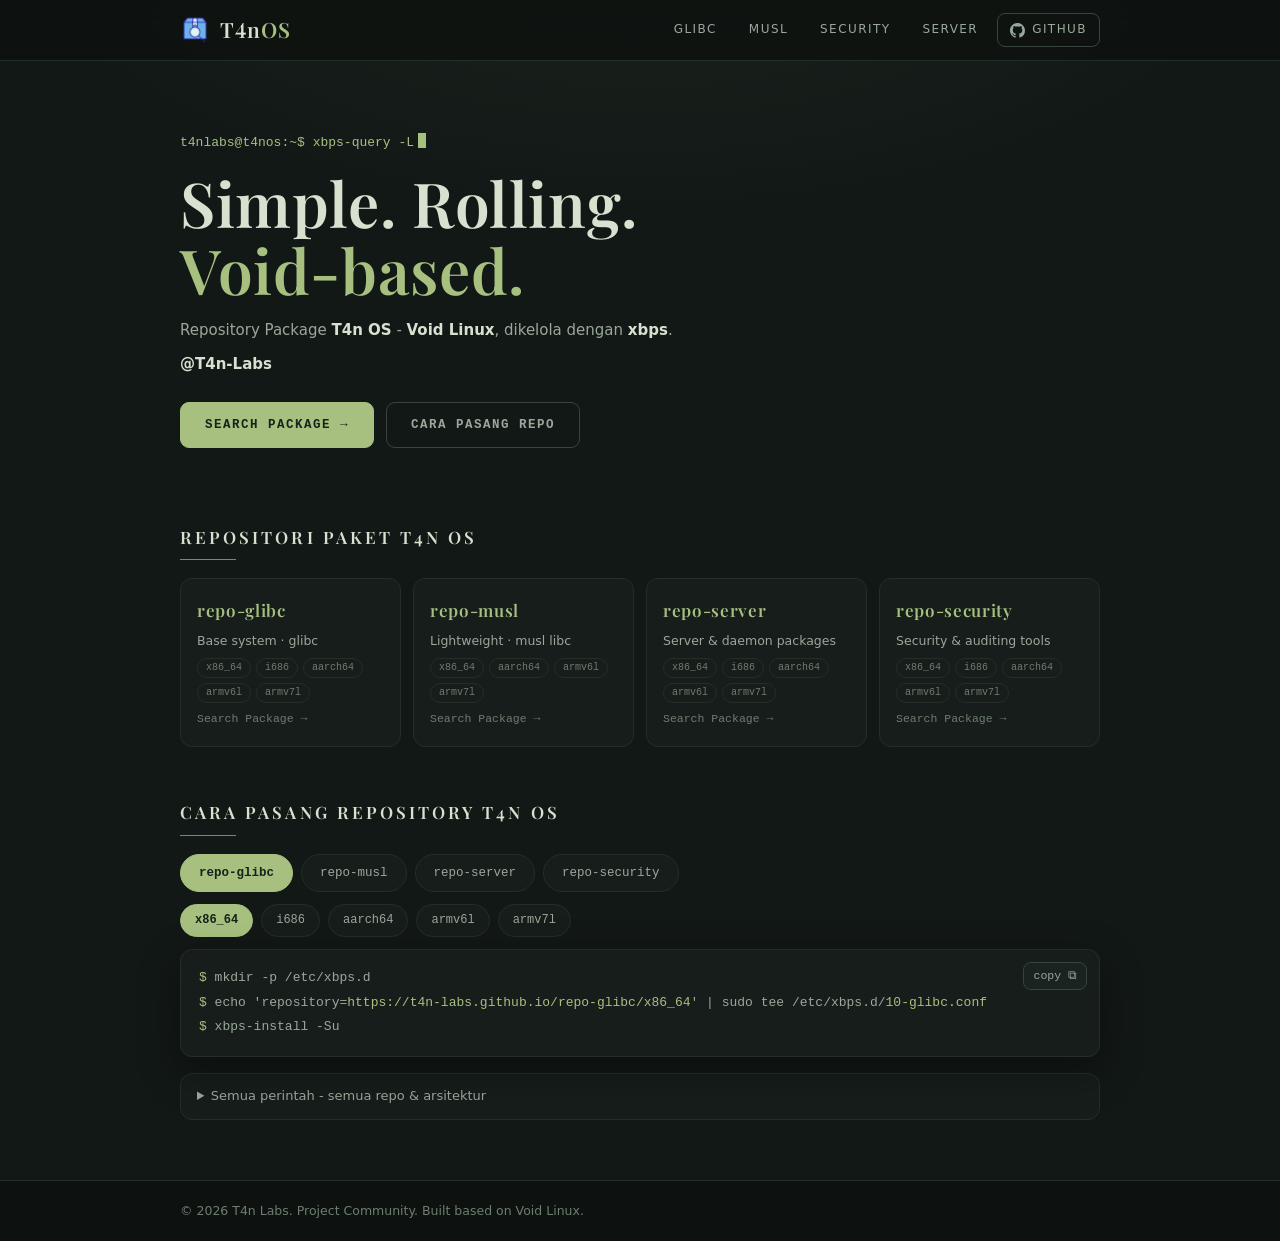
<file: index.html>
<!doctype html>
<!--
  ============================================================
  T4n OS — Package Repository · HOMEPAGE
  ============================================================
  Halaman    : Beranda (simple, TANPA fitur search)
  Style      : assets/style.css  (tema Everforest Dark)
  Script     : assets/script.js  (render kartu + installer interaktif)
  Live       : https://repo.t4nlabs.web.id
  SEO        : meta lengkap (OG/Twitter), canonical, robots meta,
               JSON-LD (WebSite + Organization + ItemList),
               robots.txt & sitemap.xml utk subdomain repo

  Struktur halaman:
    1. <header>  — brand + navigasi ke 4 halaman search + GitHub
    2. #install  — HERO        : judul, tagline, CTA
    3. .repos    — REPO CARDS  : diisi otomatis oleh script.js (#repoGrid)
    4. #install  — CARA PASANG : picker repo/arch + terminal perintah + <details> daftar semua perintah (#allCmds)
    5. <footer>  — copyright

  Elemen yang WAJIB ada (dipakai assets/script.js):
    #cmd, #repoGrid, #repoTabs, #archTabs, #repoUrl,
    #confName, #copyInstall, #allCmds, #toast

  Catatan:
    - Halaman search untuk tiap repo ada di site/{glibc,musl,server,security}.html
    - state (repo & arch terpilih) disinkronkan ke URL hash:
      #repo=glibc&arch=x86_64
  ============================================================
-->
<html lang="id">
  <head>
    <!-- Karakter & viewport: wajib paling atas agar rendering konsisten -->
    <meta charset="UTF-8" />
    <meta name="viewport" content="width=device-width, initial-scale=1.0" />

    <!-- Identitas halaman & SEO -->
    <title>T4n OS Package Repository | Repo XBPS Berbasis Void Linux</title>
    <meta
      name="description"
      content="Repository paket resmi T4n OS berbasis Void Linux. Jelajahi repo glibc, musl, server, security untuk x86_64, i686, aarch64, armv6l, dan armv7l via XBPS." />
    <meta name="author" content="T4n Labs" />
    <meta
      name="keywords"
      content="t4n os repository, repo void linux, xbps repository, repo paket glibc, repo musl, distro linux indonesia" />
    <!-- Crawling: indeks penuh + preview gambar besar di hasil pencarian -->
    <meta
      name="robots"
      content="index, follow, max-image-preview:large, max-snippet:-1, max-video-preview:-1" />
    <!-- Canonical: cegah duplikasi *.github.io vs custom domain -->
    <link rel="canonical" href="https://repo.t4nlabs.web.id/" />

    <!-- Warna tema browser mobile (Everforest bg) -->
    <meta name="theme-color" content="#121816" />

    <!-- ===== OPEN GRAPH: preview saat link dibagikan (WA/Discord/FB) ===== -->
    <meta property="og:type" content="website" />
    <meta property="og:site_name" content="T4n OS" />
    <meta property="og:title" content="T4n OS Package Repository | Repo XBPS Berbasis Void Linux" />
    <meta
      property="og:description"
      content="Repository paket resmi T4n OS berbasis Void Linux. Jelajahi repo glibc, musl, server, security untuk x86_64, i686, aarch64, armv6l, dan armv7l via XBPS." />
    <meta property="og:url" content="https://repo.t4nlabs.web.id/" />
    <meta property="og:image" content="https://repo.t4nlabs.web.id/assets/logo.png" />
    <meta property="og:locale" content="id_ID" />

    <!-- ===== TWITTER CARD ===== -->
    <meta name="twitter:card" content="summary" />
    <meta name="twitter:title" content="T4n OS Package Repository | Repo XBPS Berbasis Void Linux" />
    <meta
      name="twitter:description"
      content="Repository paket resmi T4n OS berbasis Void Linux. Jelajahi repo glibc, musl, server, security untuk x86_64, i686, aarch64, armv6l, dan armv7l via XBPS." />
    <meta name="twitter:image" content="https://repo.t4nlabs.web.id/assets/logo.png" />

    <!-- ===== STRUCTURED DATA (schema.org JSON-LD) =====
         @graph: WebSite + Organization + ItemList.
         Organization memakai @id yang SAMA dengan situs utama
         t4nos.t4nlabs.web.id agar entitas Google tergabung. -->
    <script type="application/ld+json">
    {
      "@context": "https://schema.org",
      "@graph": [
        {
          "@type": "WebSite",
          "@id": "https://repo.t4nlabs.web.id/#website",
          "name": "T4n OS Package Repository",
          "url": "https://repo.t4nlabs.web.id/",
          "inLanguage": "id-ID",
          "publisher": { "@id": "https://t4nos.t4nlabs.web.id/#organization" }
        },
        {
          "@type": "Organization",
          "@id": "https://t4nos.t4nlabs.web.id/#organization",
          "name": "T4n Labs",
          "url": "https://t4nos.t4nlabs.web.id/",
          "logo": "https://repo.t4nlabs.web.id/assets/logo.png",
          "sameAs": [
            "https://github.com/T4n-Labs",
            "https://gitlab.com/t4n-labs",
            "https://www.instagram.com/t4n_labs",
            "https://discord.gg/yM5s7RWBxq"
          ]
        },
        {
          "@type": "ItemList",
          "@id": "https://repo.t4nlabs.web.id/#repositories",
          "name": "Repository Paket T4n OS",
          "description": "Empat repository paket XBPS: glibc, musl, server, dan security.",
          "itemListElement": [
            { "@type": "ListItem", "position": 1, "name": "Repo glibc", "url": "https://repo.t4nlabs.web.id/site/glibc.html" },
            { "@type": "ListItem", "position": 2, "name": "Repo musl", "url": "https://repo.t4nlabs.web.id/site/musl.html" },
            { "@type": "ListItem", "position": 3, "name": "Repo server", "url": "https://repo.t4nlabs.web.id/site/server.html" },
            { "@type": "ListItem", "position": 4, "name": "Repo security", "url": "https://repo.t4nlabs.web.id/site/security.html" }
          ]
        }
      ]
    }
    </script>

    <!-- Aset statis: logo + stylesheet tema Everforest -->
    <link rel="icon" type="image/png" href="assets/logo.png" />
    <link rel="stylesheet" href="assets/style.css" />
  </head>
  <body>
    <!-- ======================================================
         HEADER — sticky navbar
         .brand : logo teks "T4nOS" (aksen hijau via <b>)
         nav    : link ke 4 halaman search + link GitHub org
         ====================================================== -->
    <header>
      <div class="wrap bar">
        <a class="brand" href="index.html">
          <img class="brand-logo" src="assets/logo.png" alt="Logo T4n OS" />
          <span>T4n<b>OS</b></span>
        </a>
        <nav aria-label="Navigasi utama">
          <!-- Navigasi: satu halaman search per repository -->
          <a href="site/glibc.html">glibc</a>
          <a href="site/musl.html">musl</a>
          <a href="site/security.html">security</a>
          <a href="site/server.html">server</a>

          <!-- Link eksternal: organisasi GitHub (logo inline SVG,
               warna mengikuti teks lewat fill:currentColor di CSS) -->
          <a
            class="gh"
            href="https://github.com/T4n-Labs"
            target="_blank"
            rel="noopener">
            <svg viewBox="0 0 16 16" aria-hidden="true" focusable="false">
              <path
                d="M8 0C3.58 0 0 3.58 0 8c0 3.54 2.29 6.53 5.47 7.59.4.07.55-.17.55-.38 0-.19-.01-.82-.01-1.49-2.01.37-2.53-.49-2.69-.94-.09-.23-.48-.94-.82-1.13-.28-.15-.68-.52-.01-.53.63-.01 1.08.58 1.23.82.72 1.21 1.87.87 2.33.66.07-.52.28-.87.51-1.07-1.78-.2-3.64-.89-3.64-3.95 0-.87.31-1.59.82-2.15-.08-.2-.36-1.02.08-2.12 0 0 .67-.21 2.2.82.64-.18 1.32-.27 2-.27s1.36.09 2 .27c1.53-1.04 2.2-.82 2.2-.82.44 1.1.16 1.92.08 2.12.51.56.82 1.27.82 2.15 0 3.07-1.87 3.75-3.65 3.95.29.25.54.73.54 1.48 0 1.07-.01 1.93-.01 2.2 0 .21.15.46.55.38A8.01 8.01 0 0 0 16 8c0-4.42-3.58-8-8-8z" />
            </svg>
            GitHub
          </a>
        </nav>
      </div>
    </header>

    <main class="wrap">
      <!-- ======================================================
           SECTION 1 — HERO
           .crumb : baris terminal palsu; #cmd diketik otomatis
                    oleh typeCmd() di script.js
           .cta   : tombol utama → halaman search glibc,
                    tombol sekunder → anchor #install di bawah
           ====================================================== -->
      <section class="hero">
        <p class="crumb">
          t4nlabs@t4nos:~$ <span id="cmd"></span><span class="caret"></span>
        </p>
        <h1>Simple. Rolling.<br /><em>Void-based.</em></h1>
        <p class="sub">
          Repository Package <b>T4n OS</b> - <b>Void Linux</b>, dikelola dengan
          <b>xbps</b>.
        </p>
        <p class="sub"><b>@T4n-Labs</b></p>
        <div class="cta">
          <a class="btn" href="site/glibc.html">Search Package →</a>
          <a class="btn ghost" href="#install">Cara pasang repo</a>
        </div>
      </section>

      <!-- ======================================================
           SECTION 2 — REPO CARDS
           #repoGrid dikosongkan secara sengaja: diisi otomatis
           oleh renderCards() dari data REPOS di script.js
           (1 kartu = 1 repo, link ke site/<key>.html)
           ====================================================== -->
      <section class="repos">
        <h2>Repositori Paket T4n OS</h2>
        <div class="repo-grid" id="repoGrid"></div>
      </section>

      <!-- ======================================================
           SECTION 3 — CARA PASANG (installer interaktif)
           Alur: pilih repo (#repoTabs) → pilih arch (#archTabs)
                 → perintah di terminal (.term) ikut ter-update
                 → tombol #copyInstall menyalin 3 baris perintah.

           #repoUrl  : URL repo sesuai pilihan (diisi renderCmd())
           #confName : nama file .conf, mis. 10-glibc.conf
           #allCmds  : <details> rekap SEMUA perintah semua repo
                       (dibangun oleh buildAllCmds(), masing-masing
                       baris punya tombol copy sendiri)
           ====================================================== -->
      <section class="install" id="install">
        <h2>Cara pasang repository T4n OS</h2>

        <!-- Baris tab 1: pilih repository (glibc/musl/server/security) -->
        <div
          class="inst-row"
          id="repoTabs"
          role="tablist"
          aria-label="Pilih repository"></div>

        <!-- Baris tab 2: pilih arsitektur (x86_64/i686/...) -->
        <div
          class="inst-row small"
          id="archTabs"
          role="tablist"
          aria-label="Pilih arsitektur"></div>

        <!-- Terminal preview: perintah final sesuai pilihan di atas -->
        <div class="term">
          <div class="tline">
            <span class="tp">$</span> mkdir -p /etc/xbps.d
          </div>
          <div class="tline">
            <span class="tp">$</span> echo 'repository=<span id="repoUrl"></span
            >' | sudo tee /etc/xbps.d/<span id="confName"></span>
          </div>
          <div class="tline"><span class="tp">$</span> xbps-install -Su</div>
          <button class="copy" id="copyInstall">copy ⧉</button>
        </div>

        <!-- Rekap lengkap semua perintah (fallback jika user
             tidak mau klik-klik, tinggal copy manual) -->
        <details class="all-cmd">
          <summary>Semua perintah - semua repo &amp; arsitektur</summary>
          <div id="allCmds"></div>
        </details>
      </section>
    </main>

    <!-- FOOTER — copyright -->
    <footer>
      <div class="wrap foot">
        <p>
          &copy; 2026 <a href="https://t4nos.t4nlabs.web.id/">T4n Labs</a>.
          Project Community. Built based on
          <a href="https://voidlinux.org/" target="_blank" rel="noopener">Void Linux</a>.
        </p>
      </div>
    </footer>

    <!-- Toast notifikasi: dipakai feedback tombol copy
         (muncul via class .show, dikontrol toast() di script.js) -->
    <div id="toast" class="toast"></div>

    <!-- Script utama homepage — taruh di akhir <body> agar
         seluruh DOM sudah ada saat boot() dijalankan -->
    <script src="assets/script.js"></script>
  </body>
</html>
</file>
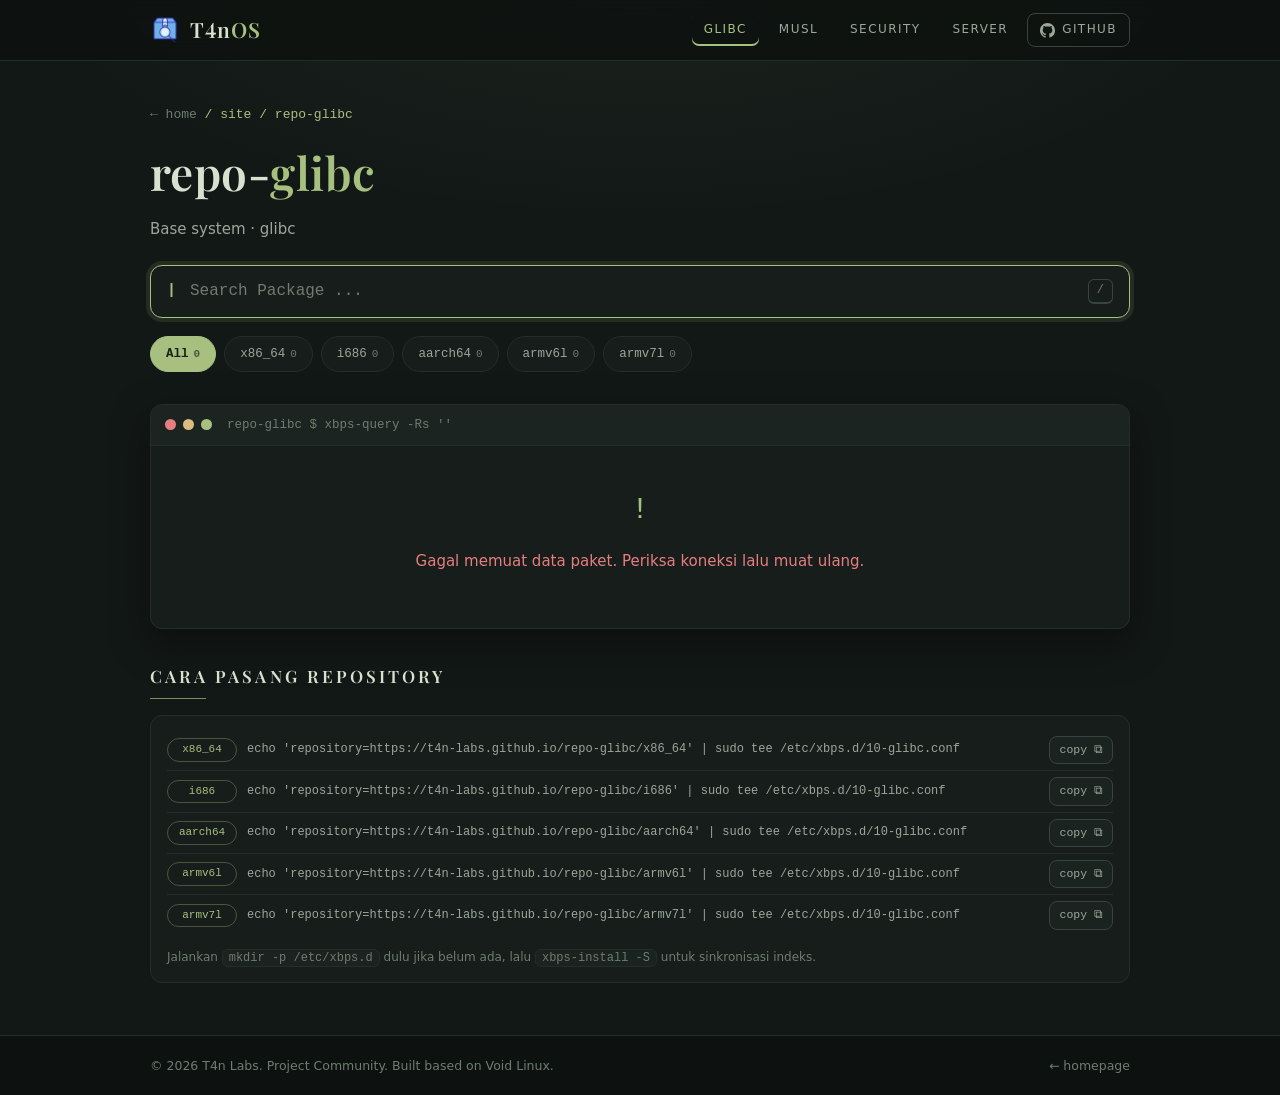
<file: site/glibc.html>
<!doctype html>
<!--
  ============================================================
  T4n OS — SEARCH PAGE · ⚠ BEDA ANTAR FILE: repo-glibc
  ============================================================
  Halaman  : search package untuk SATU repository
  Style    : assets/style.css  (folder site/, tema Everforest)
  Script   : assets/script.js  (folder site/, search engine)

  PEMBEDA ANTAR FILE (hanya 3 baris):
    1. <title>       : "repo-glibc — T4n OS Search"
    2. <meta desc>   : "...repository glibc T4n OS..."
    3. <body data-repo="glibc">   ← menentukan repo yg dicari
  File lain: glibc.html / server.html / security.html
  (ganti 3 baris tsb, sisanya identik)

  Elemen WAJIB (dipakai site/assets/script.js):
    body[data-repo] #switch a[data-key] #cmd
    [data-repo-name] [data-repo-label] [data-repo-desc]
    #q #tabs .panel #panelTitle #count #notice #status
    #results #install #toast
  (#pagination dibuat otomatis oleh JS — jangan ditulis manual)

  URL state: #q=<kata>&arch=<arch>&page=<n>  → bisa di-share
  ============================================================
-->
<html lang="id">
  <head>
    <meta charset="UTF-8" />
    <meta name="viewport" content="width=device-width, initial-scale=1.0" />

    <!-- Identitas: title & description spesifik repo ini -->
    <title>repo-glibc — T4n OS Search</title>
    <meta
      name="description"
      content="Cari paket di repository glibc T4n OS (Void Linux based)." />
    <meta name="theme-color" content="#121816" />

    <!-- Logo di ../assets (dipakai bersama homepage); style lokal -->
    <link rel="icon" type="image/png" href="../assets/logo.png" />
    <link rel="stylesheet" href="assets/style.css" />
  </head>
  <!-- data-repo: KUNCI halaman — script.js membaca ini untuk
       memilih repo (fetch URL, tab arch, perintah pasang) -->
  <body data-repo="glibc">
    <!-- ======================================================
         HEADER — #switch: navigasi antar halaman search.
         a[data-key] diberi class .active oleh paintChrome()
         sesuai body[data-repo] — jangan hapus data-key.
         ====================================================== -->
    <header>
      <div class="wrap bar">
        <a class="brand" href="../index.html">
          <img class="brand-logo" src="../assets/logo.png" alt="Logo T4n OS" />
          <span>T4n<b>OS</b></span>
        </a>
        <nav id="switch">
          <a href="glibc.html" data-key="glibc">glibc</a>
          <a href="musl.html" data-key="musl">musl</a>
          <a href="security.html" data-key="security">security</a>
          <a href="server.html" data-key="server">server</a>
          <a
            class="gh"
            href="https://github.com/T4n-Labs"
            target="_blank"
            rel="noopener">
            <!-- Logo GitHub inline SVG (fill: currentColor) -->
            <svg viewBox="0 0 16 16" aria-hidden="true" focusable="false">
              <path
                d="M8 0C3.58 0 0 3.58 0 8c0 3.54 2.29 6.53 5.47 7.59.4.07.55-.17.55-.38 0-.19-.01-.82-.01-1.49-2.01.37-2.53-.49-2.69-.94-.09-.23-.48-.94-.82-1.13-.28-.15-.68-.52-.01-.53.63-.01 1.08.58 1.23.82.72 1.21 1.87.87 2.33.66.07-.52.28-.87.51-1.07-1.78-.2-3.64-.89-3.64-3.95 0-.87.31-1.59.82-2.15-.08-.2-.36-1.02.08-2.12 0 0 .67-.21 2.2.82.64-.18 1.32-.27 2-.27s1.36.09 2 .27c1.53-1.04 2.2-.82 2.2-.82.44 1.1.16 1.92.08 2.12.51.56.82 1.27.82 2.15 0 3.07-1.87 3.75-3.65 3.95.29.25.54.73.54 1.48 0 1.07-.01 1.93-.01 2.2 0 .21.15.46.55.38A8.01 8.01 0 0 0 16 8c0-4.42-3.58-8-8-8z" />
            </svg>
            GitHub
          </a>
        </nav>
      </div>
    </header>

    <main class="wrap">
      <!-- ======================================================
           HERO — identitas repo + search bar + tab arsitektur
           [data-repo-name/label/desc] diisi paintChrome().
           #q     : input pencarian (live, debounce di script)
           #tabs  : tab arch — dibangun buildTabs(), kosongkan saja
           ====================================================== -->
      <section class="hero">
        <p class="crumb">
          <a class="back" href="../index.html">← home</a> / site /
          <span data-repo-name></span>
        </p>
        <h1>repo-<em data-repo-label></em></h1>
        <p class="sub" data-repo-desc></p>

        <div class="search" role="search">
          <span class="pipe">|</span>
          <input
            id="q"
            type="search"
            placeholder="Search Package ..."
            autocomplete="off"
            spellcheck="false"
            autofocus />
          <kbd>/</kbd>
        </div>

        <div class="tabs" id="tabs" role="tablist"></div>
      </section>

      <!-- ======================================================
           PANEL HASIL — window terminal
           #panelTitle : simulasi "xbps-query -Rs ..." (diisi render())
           #count      : "N pkg · hal x/y"
           #notice     : banner peringatan (saat ini tak dipakai)
           #status     : loading / error / empty-state (aria-live
                         agar screen reader mengumumkan perubahan)
           #results    : <ul> baris paket; <nav> pagination dibuat
                         JS tepat setelah elemen ini
           ====================================================== -->
      <section class="panel">
        <div class="panel-bar">
          <span class="dot r"></span><span class="dot y"></span
          ><span class="dot g"></span>
          <span class="panel-title" id="panelTitle"></span>
          <span class="panel-count" id="count"></span>
        </div>
        <div id="notice"></div>
        <div id="status" aria-live="polite"></div>
        <ul id="results" class="results"></ul>
      </section>

      <!-- ======================================================
           CARA PASANG — #install diisi buildInstall():
           satu baris perintah per arsitektur + tombol copy
           ====================================================== -->
      <section class="howto">
        <h2>Cara pasang repository</h2>
        <div id="install"></div>
      </section>
    </main>

    <footer>
      <div class="wrap foot">
        <p>
          &copy; 2026 T4n Labs. Project Community. Built based on Void Linux.
        </p>
        <span><a href="../index.html">← homepage</a></span>
      </div>
    </footer>

    <!-- Toast: feedback tombol copy (dipakai script via #toast) -->
    <div id="toast" class="toast"></div>

    <!-- Search engine — satu file untuk KEEMPAT halaman site/.
         Pembeda hanya body[data-repo] di atas. -->
    <script src="assets/script.js"></script>
  </body>
</html>
</file>
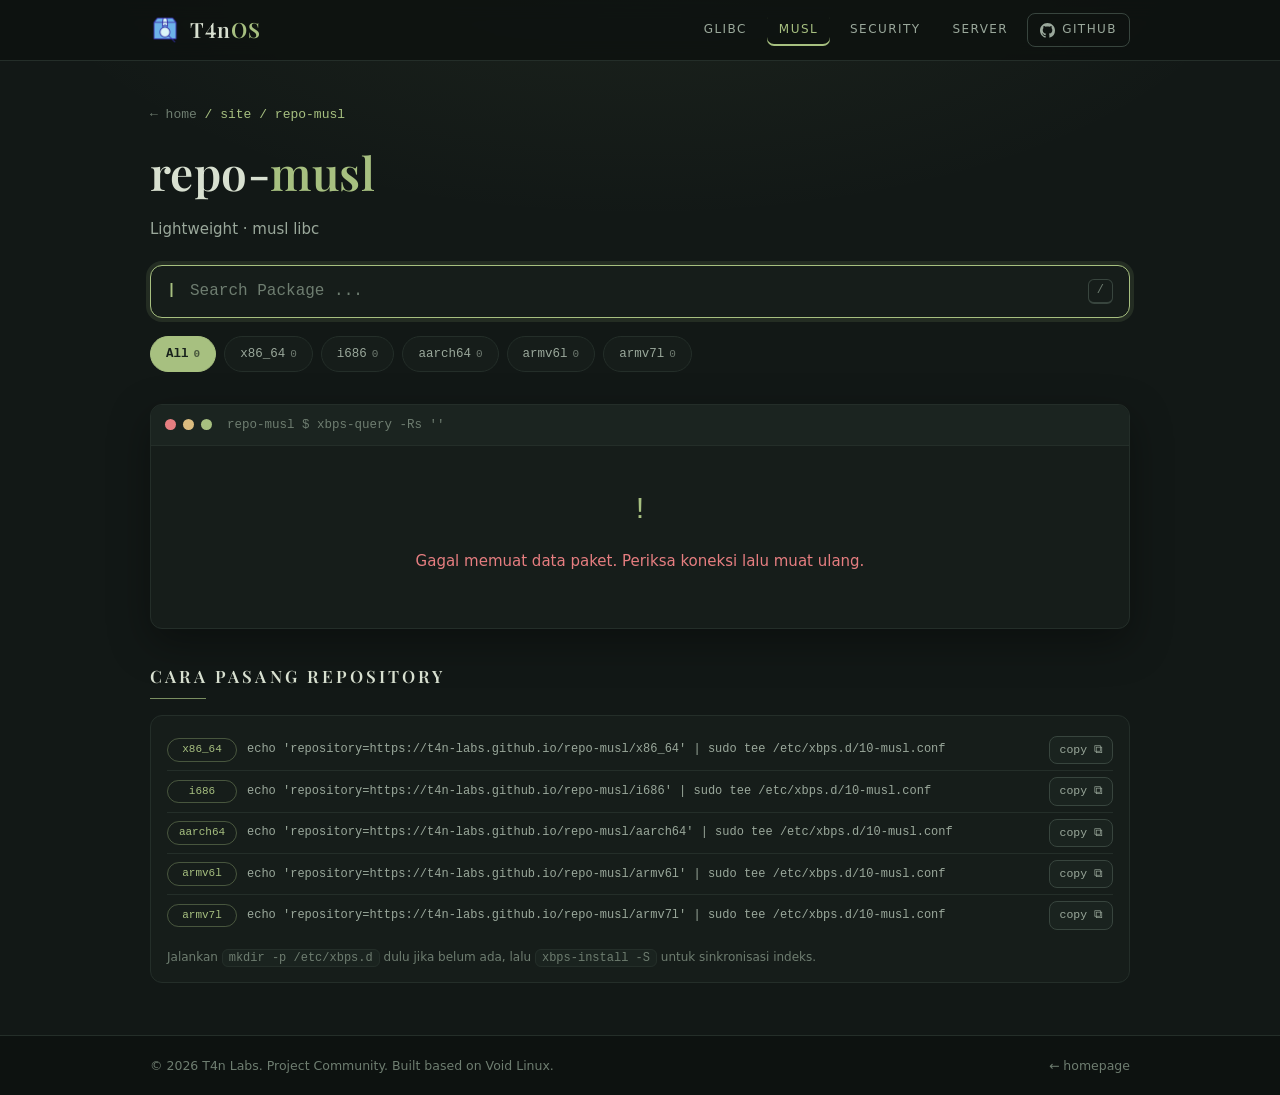
<file: site/musl.html>
<!doctype html>
<!--
  ============================================================
  T4n OS — SEARCH PAGE · ⚠ BEDA ANTAR FILE: repo-musl
  ============================================================
  Halaman  : search package untuk SATU repository
  Style    : assets/style.css  (folder site/, tema Everforest)
  Script   : assets/script.js  (folder site/, search engine)

  PEMBEDA ANTAR FILE (hanya 3 baris):
    1. <title>       : "repo-musl — T4n OS Search"
    2. <meta desc>   : "...repository musl T4n OS..."
    3. <body data-repo="musl">   ← menentukan repo yg dicari
  File lain: glibc.html / server.html / security.html
  (ganti 3 baris tsb, sisanya identik)

  Elemen WAJIB (dipakai site/assets/script.js):
    body[data-repo] #switch a[data-key] #cmd
    [data-repo-name] [data-repo-label] [data-repo-desc]
    #q #tabs .panel #panelTitle #count #notice #status
    #results #install #toast
  (#pagination dibuat otomatis oleh JS — jangan ditulis manual)

  URL state: #q=<kata>&arch=<arch>&page=<n>  → bisa di-share
  ============================================================
-->
<html lang="id">
  <head>
    <meta charset="UTF-8" />
    <meta name="viewport" content="width=device-width, initial-scale=1.0" />

    <!-- Identitas: title & description spesifik repo ini -->
    <title>repo-musl — T4n OS Search</title>
    <meta
      name="description"
      content="Cari paket di repository musl T4n OS (Void Linux based)." />
    <meta name="theme-color" content="#121816" />

    <!-- Logo di ../assets (dipakai bersama homepage); style lokal -->
    <link rel="icon" type="image/png" href="../assets/logo.png" />
    <link rel="stylesheet" href="assets/style.css" />
  </head>
  <!-- data-repo: KUNCI halaman — script.js membaca ini untuk
       memilih repo (fetch URL, tab arch, perintah pasang) -->
  <body data-repo="musl">
    <!-- ======================================================
         HEADER — #switch: navigasi antar halaman search.
         a[data-key] diberi class .active oleh paintChrome()
         sesuai body[data-repo] — jangan hapus data-key.
         ====================================================== -->
    <header>
      <div class="wrap bar">
        <a class="brand" href="../index.html">
          <img class="brand-logo" src="../assets/logo.png" alt="Logo T4n OS" />
          <span>T4n<b>OS</b></span>
        </a>
        <nav id="switch">
          <a href="glibc.html" data-key="glibc">glibc</a>
          <a href="musl.html" data-key="musl">musl</a>
          <a href="security.html" data-key="security">security</a>
          <a href="server.html" data-key="server">server</a>
          <a
            class="gh"
            href="https://github.com/T4n-Labs"
            target="_blank"
            rel="noopener">
            <!-- Logo GitHub inline SVG (fill: currentColor) -->
            <svg viewBox="0 0 16 16" aria-hidden="true" focusable="false">
              <path
                d="M8 0C3.58 0 0 3.58 0 8c0 3.54 2.29 6.53 5.47 7.59.4.07.55-.17.55-.38 0-.19-.01-.82-.01-1.49-2.01.37-2.53-.49-2.69-.94-.09-.23-.48-.94-.82-1.13-.28-.15-.68-.52-.01-.53.63-.01 1.08.58 1.23.82.72 1.21 1.87.87 2.33.66.07-.52.28-.87.51-1.07-1.78-.2-3.64-.89-3.64-3.95 0-.87.31-1.59.82-2.15-.08-.2-.36-1.02.08-2.12 0 0 .67-.21 2.2.82.64-.18 1.32-.27 2-.27s1.36.09 2 .27c1.53-1.04 2.2-.82 2.2-.82.44 1.1.16 1.92.08 2.12.51.56.82 1.27.82 2.15 0 3.07-1.87 3.75-3.65 3.95.29.25.54.73.54 1.48 0 1.07-.01 1.93-.01 2.2 0 .21.15.46.55.38A8.01 8.01 0 0 0 16 8c0-4.42-3.58-8-8-8z" />
            </svg>
            GitHub
          </a>
        </nav>
      </div>
    </header>

    <main class="wrap">
      <!-- ======================================================
           HERO — identitas repo + search bar + tab arsitektur
           [data-repo-name/label/desc] diisi paintChrome().
           #q     : input pencarian (live, debounce di script)
           #tabs  : tab arch — dibangun buildTabs(), kosongkan saja
           ====================================================== -->
      <section class="hero">
        <p class="crumb">
          <a class="back" href="../index.html">← home</a> / site /
          <span data-repo-name></span>
        </p>
        <h1>repo-<em data-repo-label></em></h1>
        <p class="sub" data-repo-desc></p>

        <div class="search" role="search">
          <span class="pipe">|</span>
          <input
            id="q"
            type="search"
            placeholder="Search Package ..."
            autocomplete="off"
            spellcheck="false"
            autofocus />
          <kbd>/</kbd>
        </div>

        <div class="tabs" id="tabs" role="tablist"></div>
      </section>

      <!-- ======================================================
           PANEL HASIL — window terminal
           #panelTitle : simulasi "xbps-query -Rs ..." (diisi render())
           #count      : "N pkg · hal x/y"
           #notice     : banner peringatan (saat ini tak dipakai)
           #status     : loading / error / empty-state (aria-live
                         agar screen reader mengumumkan perubahan)
           #results    : <ul> baris paket; <nav> pagination dibuat
                         JS tepat setelah elemen ini
           ====================================================== -->
      <section class="panel">
        <div class="panel-bar">
          <span class="dot r"></span><span class="dot y"></span
          ><span class="dot g"></span>
          <span class="panel-title" id="panelTitle"></span>
          <span class="panel-count" id="count"></span>
        </div>
        <div id="notice"></div>
        <div id="status" aria-live="polite"></div>
        <ul id="results" class="results"></ul>
      </section>

      <!-- ======================================================
           CARA PASANG — #install diisi buildInstall():
           satu baris perintah per arsitektur + tombol copy
           ====================================================== -->
      <section class="howto">
        <h2>Cara pasang repository</h2>
        <div id="install"></div>
      </section>
    </main>

    <footer>
      <div class="wrap foot">
        <p>
          &copy; 2026 T4n Labs. Project Community. Built based on Void Linux.
        </p>
        <span><a href="../index.html">← homepage</a></span>
      </div>
    </footer>

    <!-- Toast: feedback tombol copy (dipakai script via #toast) -->
    <div id="toast" class="toast"></div>

    <!-- Search engine — satu file untuk KEEMPAT halaman site/.
         Pembeda hanya body[data-repo] di atas. -->
    <script src="assets/script.js"></script>
  </body>
</html>
</file>
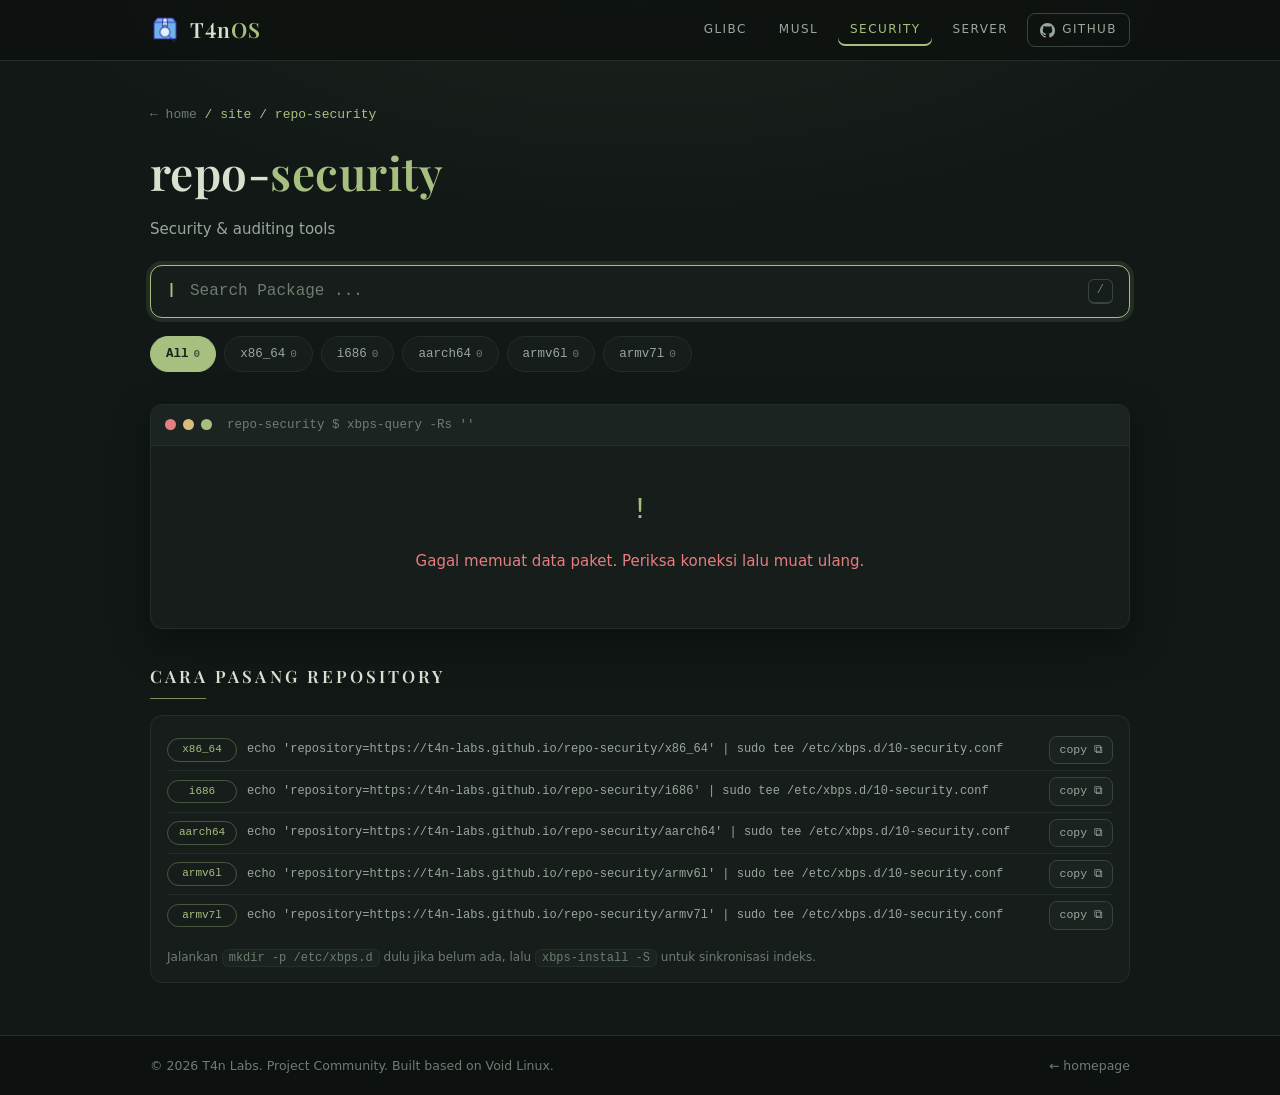
<file: site/security.html>
<!doctype html>
<!--
  ============================================================
  T4n OS — SEARCH PAGE · ⚠ BEDA ANTAR FILE: repo-security
  ============================================================
  Halaman  : search package untuk SATU repository
  Style    : assets/style.css  (folder site/, tema Everforest)
  Script   : assets/script.js  (folder site/, search engine)

  PEMBEDA ANTAR FILE (hanya 3 baris):
    1. <title>       : "repo-security — T4n OS Search"
    2. <meta desc>   : "...repository security T4n OS..."
    3. <body data-repo="security">   ← menentukan repo yg dicari
  File lain: security.html / security.html / security.html
  (ganti 3 baris tsb, sisanya identik)

  Elemen WAJIB (dipakai site/assets/script.js):
    body[data-repo] #switch a[data-key] #cmd
    [data-repo-name] [data-repo-label] [data-repo-desc]
    #q #tabs .panel #panelTitle #count #notice #status
    #results #install #toast
  (#pagination dibuat otomatis oleh JS — jangan ditulis manual)

  URL state: #q=<kata>&arch=<arch>&page=<n>  → bisa di-share
  ============================================================
-->
<html lang="id">
  <head>
    <meta charset="UTF-8" />
    <meta name="viewport" content="width=device-width, initial-scale=1.0" />

    <!-- Identitas: title & description spesifik repo ini -->
    <title>repo-security — T4n OS Search</title>
    <meta
      name="description"
      content="Cari paket di repository security T4n OS (Void Linux based)." />
    <meta name="theme-color" content="#121816" />

    <!-- Logo di ../assets (dipakai bersama homepage); style lokal -->
    <link rel="icon" type="image/png" href="../assets/logo.png" />
    <link rel="stylesheet" href="assets/style.css" />
  </head>
  <!-- data-repo: KUNCI halaman — script.js membaca ini untuk
       memilih repo (fetch URL, tab arch, perintah pasang) -->
  <body data-repo="security">
    <!-- ======================================================
         HEADER — #switch: navigasi antar halaman search.
         a[data-key] diberi class .active oleh paintChrome()
         sesuai body[data-repo] — jangan hapus data-key.
         ====================================================== -->
    <header>
      <div class="wrap bar">
        <a class="brand" href="../index.html">
          <img class="brand-logo" src="../assets/logo.png" alt="Logo T4n OS" />
          <span>T4n<b>OS</b></span>
        </a>
        <nav id="switch">
          <a href="glibc.html" data-key="glibc">glibc</a>
          <a href="musl.html" data-key="musl">musl</a>
          <a href="security.html" data-key="security">security</a>
          <a href="server.html" data-key="server">server</a>
          <a
            class="gh"
            href="https://github.com/T4n-Labs"
            target="_blank"
            rel="noopener">
            <!-- Logo GitHub inline SVG (fill: currentColor) -->
            <svg viewBox="0 0 16 16" aria-hidden="true" focusable="false">
              <path
                d="M8 0C3.58 0 0 3.58 0 8c0 3.54 2.29 6.53 5.47 7.59.4.07.55-.17.55-.38 0-.19-.01-.82-.01-1.49-2.01.37-2.53-.49-2.69-.94-.09-.23-.48-.94-.82-1.13-.28-.15-.68-.52-.01-.53.63-.01 1.08.58 1.23.82.72 1.21 1.87.87 2.33.66.07-.52.28-.87.51-1.07-1.78-.2-3.64-.89-3.64-3.95 0-.87.31-1.59.82-2.15-.08-.2-.36-1.02.08-2.12 0 0 .67-.21 2.2.82.64-.18 1.32-.27 2-.27s1.36.09 2 .27c1.53-1.04 2.2-.82 2.2-.82.44 1.1.16 1.92.08 2.12.51.56.82 1.27.82 2.15 0 3.07-1.87 3.75-3.65 3.95.29.25.54.73.54 1.48 0 1.07-.01 1.93-.01 2.2 0 .21.15.46.55.38A8.01 8.01 0 0 0 16 8c0-4.42-3.58-8-8-8z" />
            </svg>
            GitHub
          </a>
        </nav>
      </div>
    </header>

    <main class="wrap">
      <!-- ======================================================
           HERO — identitas repo + search bar + tab arsitektur
           [data-repo-name/label/desc] diisi paintChrome().
           #q     : input pencarian (live, debounce di script)
           #tabs  : tab arch — dibangun buildTabs(), kosongkan saja
           ====================================================== -->
      <section class="hero">
        <p class="crumb">
          <a class="back" href="../index.html">← home</a> / site /
          <span data-repo-name></span>
        </p>
        <h1>repo-<em data-repo-label></em></h1>
        <p class="sub" data-repo-desc></p>

        <div class="search" role="search">
          <span class="pipe">|</span>
          <input
            id="q"
            type="search"
            placeholder="Search Package ..."
            autocomplete="off"
            spellcheck="false"
            autofocus />
          <kbd>/</kbd>
        </div>

        <div class="tabs" id="tabs" role="tablist"></div>
      </section>

      <!-- ======================================================
           PANEL HASIL — window terminal
           #panelTitle : simulasi "xbps-query -Rs ..." (diisi render())
           #count      : "N pkg · hal x/y"
           #notice     : banner peringatan (saat ini tak dipakai)
           #status     : loading / error / empty-state (aria-live
                         agar screen reader mengumumkan perubahan)
           #results    : <ul> baris paket; <nav> pagination dibuat
                         JS tepat setelah elemen ini
           ====================================================== -->
      <section class="panel">
        <div class="panel-bar">
          <span class="dot r"></span><span class="dot y"></span
          ><span class="dot g"></span>
          <span class="panel-title" id="panelTitle"></span>
          <span class="panel-count" id="count"></span>
        </div>
        <div id="notice"></div>
        <div id="status" aria-live="polite"></div>
        <ul id="results" class="results"></ul>
      </section>

      <!-- ======================================================
           CARA PASANG — #install diisi buildInstall():
           satu baris perintah per arsitektur + tombol copy
           ====================================================== -->
      <section class="howto">
        <h2>Cara pasang repository</h2>
        <div id="install"></div>
      </section>
    </main>

    <footer>
      <div class="wrap foot">
        <p>
          &copy; 2026 T4n Labs. Project Community. Built based on Void Linux.
        </p>
        <span><a href="../index.html">← homepage</a></span>
      </div>
    </footer>

    <!-- Toast: feedback tombol copy (dipakai script via #toast) -->
    <div id="toast" class="toast"></div>

    <!-- Search engine — satu file untuk KEEMPAT halaman site/.
         Pembeda hanya body[data-repo] di atas. -->
    <script src="assets/script.js"></script>
  </body>
</html>
</file>
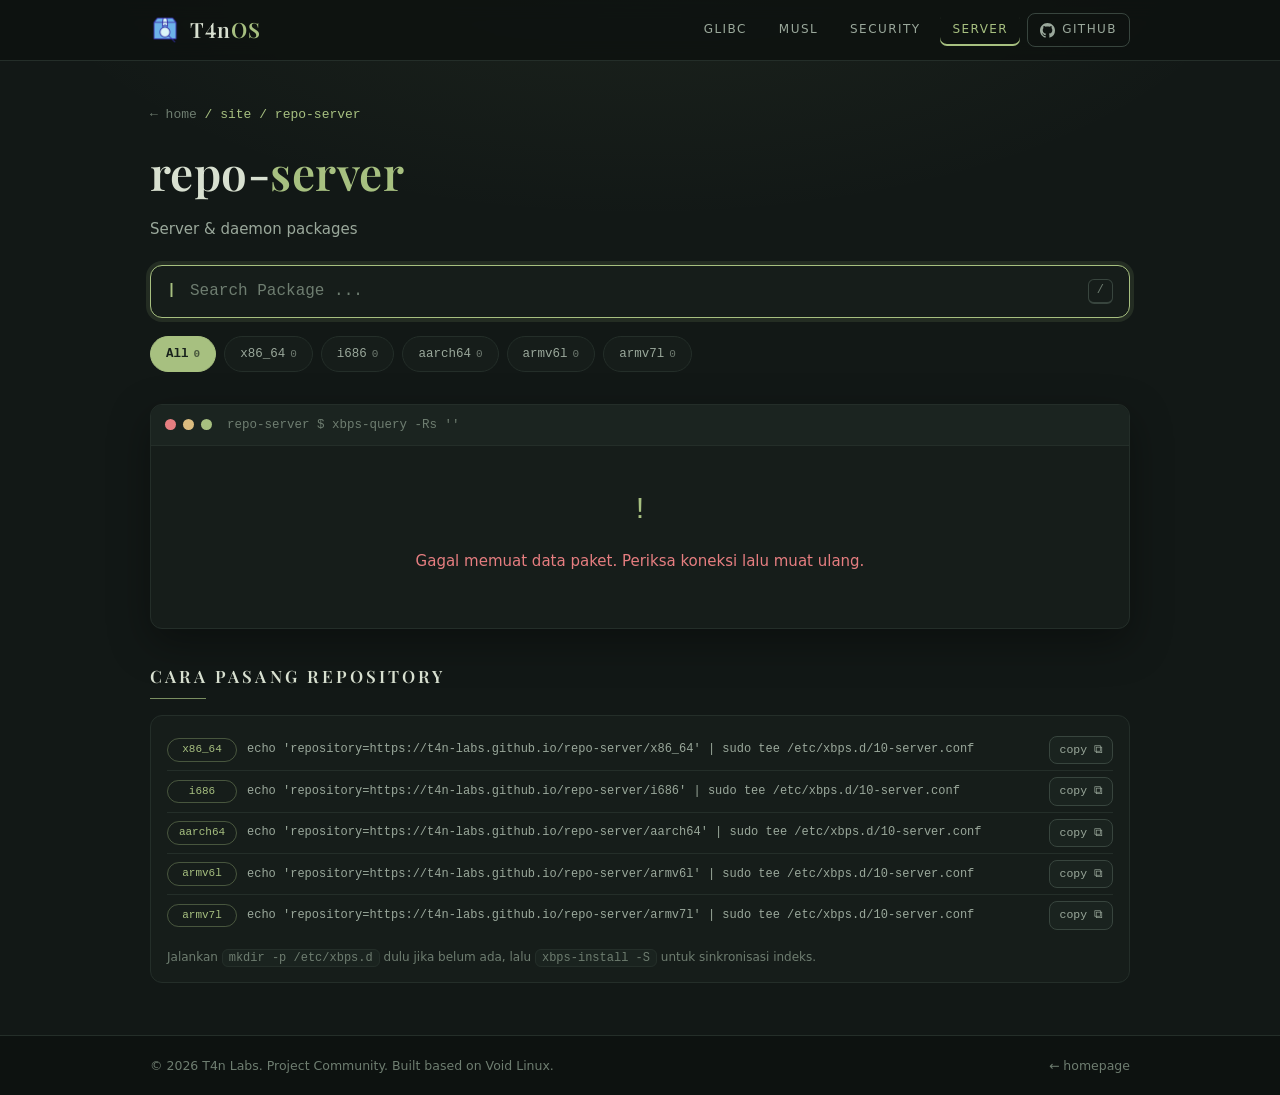
<file: site/server.html>
<!doctype html>
<!--
  ============================================================
  T4n OS — SEARCH PAGE · ⚠ BEDA ANTAR FILE: repo-server
  ============================================================
  Halaman  : search package untuk SATU repository
  Style    : assets/style.css  (folder site/, tema Everforest)
  Script   : assets/script.js  (folder site/, search engine)

  PEMBEDA ANTAR FILE (hanya 3 baris):
    1. <title>       : "repo-server — T4n OS Search"
    2. <meta desc>   : "...repository server T4n OS..."
    3. <body data-repo="server">   ← menentukan repo yg dicari
  File lain: server.html / server.html / server.html
  (ganti 3 baris tsb, sisanya identik)

  Elemen WAJIB (dipakai site/assets/script.js):
    body[data-repo] #switch a[data-key] #cmd
    [data-repo-name] [data-repo-label] [data-repo-desc]
    #q #tabs .panel #panelTitle #count #notice #status
    #results #install #toast
  (#pagination dibuat otomatis oleh JS — jangan ditulis manual)

  URL state: #q=<kata>&arch=<arch>&page=<n>  → bisa di-share
  ============================================================
-->
<html lang="id">
  <head>
    <meta charset="UTF-8" />
    <meta name="viewport" content="width=device-width, initial-scale=1.0" />

    <!-- Identitas: title & description spesifik repo ini -->
    <title>repo-server — T4n OS Search</title>
    <meta
      name="description"
      content="Cari paket di repository server T4n OS (Void Linux based)." />
    <meta name="theme-color" content="#121816" />

    <!-- Logo di ../assets (dipakai bersama homepage); style lokal -->
    <link rel="icon" type="image/png" href="../assets/logo.png" />
    <link rel="stylesheet" href="assets/style.css" />
  </head>
  <!-- data-repo: KUNCI halaman — script.js membaca ini untuk
       memilih repo (fetch URL, tab arch, perintah pasang) -->
  <body data-repo="server">
    <!-- ======================================================
         HEADER — #switch: navigasi antar halaman search.
         a[data-key] diberi class .active oleh paintChrome()
         sesuai body[data-repo] — jangan hapus data-key.
         ====================================================== -->
    <header>
      <div class="wrap bar">
        <a class="brand" href="../index.html">
          <img class="brand-logo" src="../assets/logo.png" alt="Logo T4n OS" />
          <span>T4n<b>OS</b></span>
        </a>
        <nav id="switch">
          <a href="glibc.html" data-key="glibc">glibc</a>
          <a href="musl.html" data-key="musl">musl</a>
          <a href="security.html" data-key="security">security</a>
          <a href="server.html" data-key="server">server</a>
          <a
            class="gh"
            href="https://github.com/T4n-Labs"
            target="_blank"
            rel="noopener">
            <!-- Logo GitHub inline SVG (fill: currentColor) -->
            <svg viewBox="0 0 16 16" aria-hidden="true" focusable="false">
              <path
                d="M8 0C3.58 0 0 3.58 0 8c0 3.54 2.29 6.53 5.47 7.59.4.07.55-.17.55-.38 0-.19-.01-.82-.01-1.49-2.01.37-2.53-.49-2.69-.94-.09-.23-.48-.94-.82-1.13-.28-.15-.68-.52-.01-.53.63-.01 1.08.58 1.23.82.72 1.21 1.87.87 2.33.66.07-.52.28-.87.51-1.07-1.78-.2-3.64-.89-3.64-3.95 0-.87.31-1.59.82-2.15-.08-.2-.36-1.02.08-2.12 0 0 .67-.21 2.2.82.64-.18 1.32-.27 2-.27s1.36.09 2 .27c1.53-1.04 2.2-.82 2.2-.82.44 1.1.16 1.92.08 2.12.51.56.82 1.27.82 2.15 0 3.07-1.87 3.75-3.65 3.95.29.25.54.73.54 1.48 0 1.07-.01 1.93-.01 2.2 0 .21.15.46.55.38A8.01 8.01 0 0 0 16 8c0-4.42-3.58-8-8-8z" />
            </svg>
            GitHub
          </a>
        </nav>
      </div>
    </header>

    <main class="wrap">
      <!-- ======================================================
           HERO — identitas repo + search bar + tab arsitektur
           [data-repo-name/label/desc] diisi paintChrome().
           #q     : input pencarian (live, debounce di script)
           #tabs  : tab arch — dibangun buildTabs(), kosongkan saja
           ====================================================== -->
      <section class="hero">
        <p class="crumb">
          <a class="back" href="../index.html">← home</a> / site /
          <span data-repo-name></span>
        </p>
        <h1>repo-<em data-repo-label></em></h1>
        <p class="sub" data-repo-desc></p>

        <div class="search" role="search">
          <span class="pipe">|</span>
          <input
            id="q"
            type="search"
            placeholder="Search Package ..."
            autocomplete="off"
            spellcheck="false"
            autofocus />
          <kbd>/</kbd>
        </div>

        <div class="tabs" id="tabs" role="tablist"></div>
      </section>

      <!-- ======================================================
           PANEL HASIL — window terminal
           #panelTitle : simulasi "xbps-query -Rs ..." (diisi render())
           #count      : "N pkg · hal x/y"
           #notice     : banner peringatan (saat ini tak dipakai)
           #status     : loading / error / empty-state (aria-live
                         agar screen reader mengumumkan perubahan)
           #results    : <ul> baris paket; <nav> pagination dibuat
                         JS tepat setelah elemen ini
           ====================================================== -->
      <section class="panel">
        <div class="panel-bar">
          <span class="dot r"></span><span class="dot y"></span
          ><span class="dot g"></span>
          <span class="panel-title" id="panelTitle"></span>
          <span class="panel-count" id="count"></span>
        </div>
        <div id="notice"></div>
        <div id="status" aria-live="polite"></div>
        <ul id="results" class="results"></ul>
      </section>

      <!-- ======================================================
           CARA PASANG — #install diisi buildInstall():
           satu baris perintah per arsitektur + tombol copy
           ====================================================== -->
      <section class="howto">
        <h2>Cara pasang repository</h2>
        <div id="install"></div>
      </section>
    </main>

    <footer>
      <div class="wrap foot">
        <p>
          &copy; 2026 T4n Labs. Project Community. Built based on Void Linux.
        </p>
        <span><a href="../index.html">← homepage</a></span>
      </div>
    </footer>

    <!-- Toast: feedback tombol copy (dipakai script via #toast) -->
    <div id="toast" class="toast"></div>

    <!-- Search engine — satu file untuk KEEMPAT halaman site/.
         Pembeda hanya body[data-repo] di atas. -->
    <script src="assets/script.js"></script>
  </body>
</html>
</file>
<file: assets/style.css>
/* ============================================================
   T4n OS — HOMEPAGE (index.html) · TEMA EVERFOREST DARK
   ============================================================
   Dipakai oleh : index.html (root)
   Pasangan     : assets/script.js
   Referensi    : site/assets/style.css (halaman search, token sama)

   GAYA PENULISAN
   --------------
   Satu properti per baris, komentar dokumentasi di ATAS
   selector — bukan menumpuk di belakang deklarasi.

   DAFTAR ISI
   ----------
   1.  Token desain (:root)   — palet Everforest + font stack
   2.  Base & reset           — body, link, selection, .wrap
   3.  Heading section (h2)   — serif + underline aksen
   4.  Header / navbar        — sticky, brand + logo, nav
   5.  Hero                   — headline serif + terminal crumb
   6.  Repo cards             — grid kartu repository
   7.  Installer              — tab repo/arch, terminal, all-cmd
   8.  Footer & toast
   9.  Responsive (<640px)    — penyesuaian mobile
   10. Aksesibilitas          — prefers-reduced-motion

   CATATAN FONT:
   Serif "Cormorant Garamond" dimuat via Google Fonts (@import).
   Hapus baris @import untuk mode 100% offline — heading akan
   fallback ke Georgia (visual mirip).
   ============================================================ */
@import url('https://fonts.googleapis.com/css2?family=Playfair+Display:wght@500;600;700&display=swap');

/* ============================================================
   1. TOKEN DESAIN (:root)
   ------------------------------------------------------------
   Palet Everforest Dark:
     --bg / --bg-deep / --bg-soft : latar utama, footer, hover
     --panel / --panel-2          : kartu, terminal, panel-bar
     --line / --line-2            : border lembut / border kuat
     --text / --muted / --dim     : hierarki teks 3 tingkat
     --accent (#a7c080)           : hijau sage khas Everforest —
                                    tombol, tab aktif, link hover
     --green/--yellow/--red       : titik "lampu" terminal & status
   Ubah tema seluruh situs cukup dari token di sini.
   ============================================================ */
:root{
  --bg:#121816;
  --bg-deep:#0d1210;
  --bg-soft:#1a231f;
  --panel:#161d1a;
  --panel-2:#1b2420;
  --line:#242e29;
  --line-2:#38453e;
  --text:#d8e0d0;
  --muted:#9aa89b;
  --dim:#6e7d70;
  --accent:#a7c080;
  --accent-bright:#b6ce91;
  --accent-soft:rgba(167,192,128,.12);
  --green:#a7c080;
  --yellow:#dbbc7f;
  --red:#e67e80;
  --radius:12px;
  --sans:system-ui,-apple-system,"Segoe UI",Roboto,"Helvetica Neue",Arial,sans-serif;
  --serif:"Playfair Display",Georgia,"Times New Roman",serif;
  --mono:ui-monospace,"JetBrains Mono","Fira Code","Cascadia Code",Menlo,Consolas,monospace;
}

/* ============================================================
   2. BASE & RESET
   ============================================================ */
*{
  box-sizing:border-box
}
body{
  margin:0;
  /* Glow hijau tipis di atas halaman + latar Everforest */
  background:radial-gradient(900px 420px at 50% -80px, rgba(167,192,128,.07), transparent 70%), var(--bg);
  color:var(--text);
  font-family:var(--sans);
  font-size:15px;
  line-height:1.6;
  -webkit-font-smoothing:antialiased
}
/* semua link di-styling manual (tanpa underline bawaan) */
a{
  color:inherit;
  text-decoration:none
}
button{
  font:inherit;
  cursor:pointer
}
::selection{
  background:rgba(167,192,128,.3)
}
/* Container lebar konsisten: max 920px, menyusut di layar kecil */
.wrap{
  width:min(920px,92vw);
  margin-inline:auto
}

/* ============================================================
   3. HEADING SECTION — serif kecil ala situs utama T4n OS
   h2::after = garis pendek warna aksen di bawah judul
   ============================================================ */
h2{
  font-family:var(--serif);
  font-size:17px;
  font-weight:600;
  letter-spacing:.18em;
  text-transform:uppercase;
  color:var(--text);
  margin:0 0 18px
}
h2::after{
  content:"";
  display:block;
  width:56px;
  height:1px;
  background:var(--accent);
  margin-top:8px;
  opacity:.7
}

/* ============================================================
   4. HEADER / NAVBAR
   sticky + backdrop blur; nav item uppercase letterspaced,
   halaman aktif diberi underline inset via box-shadow
   ============================================================ */
header{
  position:sticky;
  top:0;
  z-index:50;
  background:rgba(13,18,16,.85);
  backdrop-filter:blur(10px);
  border-bottom:1px solid var(--line)
}
.bar{
  display:flex;
  align-items:center;
  gap:18px;
  height:60px
}

/* ---------- brand: logo + wordmark ---------- */
/* font-variant-numeric: angka dirender "lining" (sejajar penuh),
   memperbaiki "4" Cormorant yang secara default old-style (turun) */
.brand{
  display:inline-flex;
  align-items:center;
  gap:10px;
  font-family:var(--serif);
  font-weight:600;
  font-size:21px;
  letter-spacing:.05em;
  font-variant-numeric:lining-nums;
  font-feature-settings:"lnum" 1,"onum" 0 /* fallback engine lama */
}
.brand-logo{
  width:30px;
  height:30px;
  object-fit:contain; /* logo ikut rata vertikal */
  flex:none;
  border-radius:7px   /* hapus jika logo sudah bulat/kotak */
}
/* "OS" berwarna aksen */
.brand b{
  color:var(--accent);
  font-weight:600
}
.bar nav{
  display:flex;
  gap:6px;
  margin-left:auto;
  align-items:center
}
.bar nav a{
  font-size:12px;
  letter-spacing:.12em;
  text-transform:uppercase;
  padding:6px 12px;
  border-radius:8px;
  color:var(--muted);
  border:1px solid transparent;
  transition:.15s;
  white-space:nowrap
}
.bar nav a:hover{
  color:var(--text);
  background:var(--bg-soft);
  border-color:var(--line-2)
}
/* underline aktif — halaman/halaman-search yang sedang dibuka */
.bar nav a.active{
  color:var(--accent);
  box-shadow:inset 0 -2px 0 var(--accent)
}

/* Tombol GitHub: logo inline SVG mengikuti warna teks (currentColor) */
.bar nav a.gh{
  display:inline-flex;
  align-items:center;
  gap:7px;
  border-color:var(--line-2)
}
.bar nav a.gh svg{
  width:15px;
  height:15px;
  fill:currentColor;
  flex:none
}
.bar nav a.gh:hover{
  color:var(--accent);
  border-color:var(--accent)
}

/* ============================================================
   5. HERO — rata kiri ala situs utama
   .crumb : baris terminal (font mono, warna aksen)
   .caret : blok berkedip ala kursor terminal
   h1 em  : kata beraksen ("Void-based.")
   ============================================================ */
.hero{
  padding:72px 0 20px;
  text-align:left;
  max-width:640px
}
.crumb{
  font-family:var(--mono);
  color:var(--accent);
  font-size:13px;
  margin:0 0 16px
}
.caret{
  display:inline-block;
  width:8px;
  height:15px;
  background:var(--accent);
  margin-left:4px;
  vertical-align:-2px;
  animation:blink 1s steps(1) infinite
}
@keyframes blink{
  50%{
    opacity:0
  }
}
.hero h1{
  font-family:var(--serif);
  font-weight:600;
  font-size:clamp(38px,7vw,62px);
  margin:0 0 14px;
  line-height:1.08;
  letter-spacing:.01em
}
.hero h1 em{
  font-style:normal;
  font-synthesis:none;
  color:var(--accent)
}
.sub{
  color:var(--muted);
  margin:0 0 10px
}
.sub b{
  color:var(--text)
}

/* Tombol CTA: primer solid hijau, sekunder outline (ghost) */
.cta{
  display:flex;
  gap:12px;
  margin-top:26px;
  flex-wrap:wrap
}
.btn{
  font-family:var(--mono);
  font-size:12.5px;
  letter-spacing:.12em;
  text-transform:uppercase;
  display:inline-block;
  background:var(--accent);
  color:#18211b;
  font-weight:700;
  padding:12px 24px;
  border-radius:9px;
  border:1px solid var(--accent);
  transition:.15s
}
.btn:hover{
  background:var(--accent-bright);
  border-color:var(--accent-bright);
  transform:translateY(-2px)
}
.btn.ghost{
  background:none;
  color:var(--muted);
  border-color:var(--line-2)
}
.btn.ghost:hover{
  color:var(--accent);
  border-color:var(--accent);
  transform:none
}

/* ============================================================
   6. REPO CARDS — grid kartu repository
   Isi #repoGrid dibangun oleh renderCards() di script.js.
   Kartu = link ke site/<key>.html; hover: naik + border aksen.
   ============================================================ */
.repos{
  margin:56px 0 10px
}
.repo-grid{
  display:grid;
  grid-template-columns:repeat(auto-fit,minmax(200px,1fr));
  gap:12px
}
.repo{
  background:var(--panel);
  border:1px solid var(--line);
  border-radius:var(--radius);
  padding:18px 16px;
  display:flex;
  flex-direction:column;
  gap:7px;
  transition:.15s
}
.repo:hover{
  border-color:rgba(167,192,128,.45);
  transform:translateY(-3px)
}
.repo-name{
  font-family:var(--serif);
  font-weight:600;
  font-size:17px;
  letter-spacing:.04em;
  color:var(--accent)
}
.repo-desc{
  color:var(--muted);
  font-size:12.5px
}
/* daftar arch kecil di dalam kartu */
.chips{
  display:flex;
  flex-wrap:wrap;
  gap:5px
}
.chips i{
  font-family:var(--mono);
  font-style:normal;
  font-size:10px;
  color:var(--dim);
  border:1px solid var(--line);
  border-radius:999px;
  padding:1px 8px
}
/* margin-top:auto mendorong link ke dasar kartu */
.repo-go{
  font-family:var(--mono);
  font-size:11.5px;
  margin-top:auto;
  color:var(--dim);
  transition:.15s
}
.repo:hover .repo-go{
  color:var(--accent)
}

/* ============================================================
   7. INSTALLER — "Cara pasang repository"
   .itab    : tombol tab (repo / arch); .active = terpilih
   .term    : terminal preview perintah; .tline = 1 baris;
              padding-kanan 110px memberi ruang tombol copy
   .all-cmd : <details> rekap semua perintah;
              .cmd-group = per repo, .cmd-line = per arch
   ============================================================ */
/* scroll-margin menjaga section tak tertutup navbar
   saat lompat anchor #install */
.install{
  margin:52px 0 10px;
  scroll-margin-top:80px
}
.inst-row{
  display:flex;
  flex-wrap:wrap;
  gap:8px;
  margin-bottom:12px
}
.itab{
  font-family:var(--mono);
  font-size:12.5px;
  background:var(--panel);
  border:1px solid var(--line);
  border-radius:999px;
  color:var(--muted);
  padding:8px 18px;
  transition:.15s
}
.itab:hover{
  color:var(--text);
  border-color:var(--line-2)
}
.itab.active{
  background:var(--accent);
  border-color:var(--accent);
  color:#18211b;
  font-weight:700
}
/* baris tab arch dibuat lebih kecil */
.inst-row.small .itab{
  padding:6px 14px;
  font-size:12px
}

.term{
  position:relative;
  background:var(--panel);
  border:1px solid var(--line);
  border-radius:var(--radius);
  padding:16px 110px 16px 18px;
  box-shadow:0 14px 40px rgba(0,0,0,.35)
}
.tline{
  font-family:var(--mono);
  color:var(--muted);
  font-size:13px;
  white-space:nowrap;
  overflow-x:auto;
  padding:2px 0
}
/* prompt "$" */
.tline .tp{
  color:var(--accent)
}
/* nilai URL repo / nama .conf yang dinamis */
.tline span[id]{
  color:var(--accent)
}
.term .copy{
  position:absolute;
  top:12px;
  right:12px
}
.copy{
  font-family:var(--mono);
  background:var(--bg-soft);
  border:1px solid var(--line-2);
  color:var(--muted);
  border-radius:8px;
  padding:4px 9px;
  font-size:11.5px;
  transition:.15s;
  flex:none
}
.copy:hover{
  color:var(--accent);
  border-color:var(--accent)
}

.all-cmd{
  margin-top:16px;
  background:var(--panel);
  border:1px solid var(--line);
  border-radius:var(--radius)
}
.all-cmd summary{
  cursor:pointer;
  padding:12px 16px;
  color:var(--muted);
  font-size:13px;
  user-select:none
}
.all-cmd summary:hover{
  color:var(--accent)
}
/* garis pemisah summary vs isi saat details terbuka */
.all-cmd[open] summary{
  border-bottom:1px solid var(--line)
}
.cmd-group{
  padding:14px 16px
}
.cmd-group + .cmd-group{
  border-top:1px solid var(--line)
}
.cmd-group h3{
  font-family:var(--serif);
  font-weight:600;
  font-size:15px;
  letter-spacing:.05em;
  margin:0 0 10px;
  color:var(--accent)
}
.cmd-line{
  display:flex;
  align-items:center;
  gap:10px;
  padding:4px 0
}
.cmd-line .chip{
  font-family:var(--mono);
  font-size:11px;
  padding:2px 9px;
  border-radius:999px;
  border:1px solid rgba(167,192,128,.35);
  color:var(--accent);
  white-space:nowrap;
  flex:none;
  min-width:64px;
  text-align:center
}
.cmd-line code{
  font-family:var(--mono);
  flex:1;
  color:var(--muted);
  font-size:12px;
  overflow-x:auto;
  white-space:nowrap;
  scrollbar-width:none
}

/* ============================================================
   8. FOOTER & TOAST
   footer : latar paling gelap (bg-deep) + garis atas
   .toast : notifikasi copy — muncul via .show (dari script.js)
   ============================================================ */
footer{
  background:var(--bg-deep);
  border-top:1px solid var(--line);
  margin-top:60px;
  padding:20px 0;
  color:var(--dim);
  font-size:12.5px
}
.foot{
  display:flex;
  justify-content:space-between;
  gap:10px;
  flex-wrap:wrap
}
.foot p{
  margin:0
}
.foot a:hover{
  color:var(--accent)
}
.toast{
  font-family:var(--mono);
  position:fixed;
  left:50%;
  bottom:26px;
  transform:translate(-50%,16px);
  background:var(--bg-soft);
  border:1px solid var(--accent);
  color:var(--text);
  padding:9px 16px;
  border-radius:10px;
  font-size:13px;
  opacity:0;
  pointer-events:none;
  transition:.25s;
  z-index:99;
  max-width:90vw
}
.toast.show{
  opacity:1;
  transform:translate(-50%,0)
}

/* ============================================================
   9. RESPONSIVE — layar ≤ 640px
   ============================================================ */
@media(max-width:640px){
  .hero{
    padding-top:48px
  }
  /* copy pindah ke aliran normal (tidak lagi absolut) */
  .term{
    padding-right:18px
  }
  .term .copy{
    position:static;
    margin-top:10px
  }
  /* perintah panjang wrap ke baris baru */
  .cmd-line{
    flex-wrap:wrap
  }
  .cmd-line code{
    flex:1 1 100%
  }
  /* nav bisa digeser horizontal di layar sempit */
  .bar nav{
    overflow-x:auto;
    scrollbar-width:none
  }
}

/* ============================================================
   10. AKSESIBILITAS — hormati preferensi reduce motion:
   matikan SEMUA animasi & transisi (caret, hover, toast, dll)
   ============================================================ */
@media (prefers-reduced-motion:reduce){
  *{
    animation:none!important;
    transition:none!important
  }
}
</file>
<file: site/assets/style.css>
/* ============================================================
   T4n OS — SEARCH PAGE · TEMA EVERFOREST DARK
   ============================================================
   Dipakai oleh : site/{glibc,musl,server,security}.html
   Pasangan     : site/assets/script.js (search engine)
   Saudara      : assets/style.css (homepage — token warna sama)

   GAYA PENULISAN
   --------------
   Satu properti per baris, komentar dokumentasi di ATAS
   selector — bukan menumpuk di belakang deklarasi.

   DAFTAR ISI
   ----------
   1.  Token desain (:root)   — palet Everforest + font stack
   2.  Base & reset
   3.  Header / navbar
   4.  Hero                   — judul repo + search bar + tabs
   5.  Panel terminal         — window hasil (dot, title, count)
   6.  Hasil pencarian        — baris paket, chip, tombol copy
   7.  Skeleton loading
   8.  Pagination
   9.  Install list           — perintah pasang per-arch
   10. Footer & toast
   11. Responsive (<640px)
   12. Aksesibilitas          — prefers-reduced-motion

   CATATAN FONT:
   Serif "Cormorant Garamond" via Google Fonts (@import) — hanya
   untuk heading; data/terminal tetap mono. Hapus @import untuk
   mode offline penuh (fallback Georgia).
   ============================================================ */
@import url('https://fonts.googleapis.com/css2?family=Playfair+Display:wght@500;600;700&display=swap');

/* ============================================================
   1. TOKEN DESAIN — identik dgn assets/style.css (homepage).
   Ganti tema seluruh situs cukup ubah token di sini + homepage.
   ============================================================ */
:root{
  --bg:#121816;
  --bg-deep:#0d1210;
  --bg-soft:#1a231f;
  --panel:#161d1a;
  --panel-2:#1b2420;
  --line:#242e29;
  --line-2:#38453e;
  --text:#d8e0d0;
  --muted:#9aa89b;
  --dim:#6e7d70;
  --accent:#a7c080;
  --accent-bright:#b6ce91;
  --accent-soft:rgba(167,192,128,.12);
  --green:#a7c080;
  --yellow:#dbbc7f;
  --red:#e67e80;
  --radius:12px;
  --sans:system-ui,-apple-system,"Segoe UI",Roboto,"Helvetica Neue",Arial,sans-serif;
  --serif:"Playfair Display",Georgia,"Times New Roman",serif;
  --mono:ui-monospace,"JetBrains Mono","Fira Code","Cascadia Code",Menlo,Consolas,monospace;
}

/* ============================================================
   2. BASE & RESET
   ============================================================ */
*{
  box-sizing:border-box
}
body{
  margin:0;
  /* glow hijau tipis di atas + latar everforest */
  background:radial-gradient(900px 400px at 50% -60px, rgba(167,192,128,.07), transparent 70%), var(--bg);
  color:var(--text);
  font-family:var(--sans);
  font-size:15px;
  line-height:1.6;
  -webkit-font-smoothing:antialiased
}
a{
  color:inherit;
  text-decoration:none
}
button{
  font:inherit;
  cursor:pointer
}
::selection{
  background:rgba(167,192,128,.3)
}
/* highlight kata kunci di hasil pencarian */
mark{
  background:rgba(167,192,128,.25);
  color:var(--text);
  border-radius:3px;
  padding:0 1px
}
.wrap{
  width:min(980px,92vw);
  margin-inline:auto
}
h2{
  font-family:var(--serif);
  font-size:17px;
  font-weight:600;
  letter-spacing:.18em;
  text-transform:uppercase;
  color:var(--text);
  margin:0 0 16px
}
h2::after{
  content:"";
  display:block;
  width:56px;
  height:1px;
  background:var(--accent);
  margin-top:8px;
  opacity:.7
}

/* ============================================================
   3. HEADER / NAVBAR
   sticky + blur; nav item uppercase letterspaced,
   halaman aktif (data-key) diberi underline via box-shadow inset
   ============================================================ */
header{
  position:sticky;
  top:0;
  z-index:50;
  background:rgba(13,18,16,.85);
  backdrop-filter:blur(10px);
  border-bottom:1px solid var(--line)
}
.bar{
  display:flex;
  align-items:center;
  gap:18px;
  height:60px
}

/* ---------- brand: logo + wordmark ---------- */
/* font-variant-numeric: angka dirender "lining" (sejajar penuh),
   memperbaiki "4" Cormorant yang secara default old-style (turun) */
.brand{
  display:inline-flex;
  align-items:center;
  gap:10px;
  font-family:var(--serif);
  font-weight:600;
  font-size:21px;
  letter-spacing:.05em;
  font-variant-numeric:lining-nums;
  font-feature-settings:"lnum" 1,"onum" 0 /* fallback engine lama */
}
.brand-logo{
  width:30px;
  height:30px;
  object-fit:contain; /* logo ikut rata vertikal */
  flex:none;
  border-radius:7px   /* hapus jika logo sudah bulat/kotak */
}
/* "OS" berwarna aksen */
.brand b{
  color:var(--accent);
  font-weight:600
}
.bar nav{
  display:flex;
  gap:6px;
  margin-left:auto;
  align-items:center
}
.bar nav a{
  font-size:12px;
  letter-spacing:.12em;
  text-transform:uppercase;
  padding:6px 12px;
  border-radius:8px;
  color:var(--muted);
  border:1px solid transparent;
  transition:.15s;
  white-space:nowrap
}
.bar nav a:hover{
  color:var(--text);
  background:var(--bg-soft);
  border-color:var(--line-2)
}
/* underline aktif — link dengan data-key = body[data-repo] */
.bar nav a.active{
  color:var(--accent);
  box-shadow:inset 0 -2px 0 var(--accent)
}

/* Tombol GitHub: logo inline SVG mengikuti warna teks (currentColor) */
.bar nav a.gh{
  display:inline-flex;
  align-items:center;
  gap:7px;
  border-color:var(--line-2)
}
.bar nav a.gh svg{
  width:15px;
  height:15px;
  fill:currentColor;
  flex:none
}
.bar nav a.gh:hover{
  color:var(--accent);
  border-color:var(--accent)
}

/* ============================================================
   4. HERO — breadcrumb (← home / site / repo), judul serif,
   search bar & tab arch di bawahnya
   ============================================================ */
.hero{
  padding:44px 0 8px
}
.crumb{
  font-family:var(--mono);
  color:var(--accent);
  font-size:13px;
  margin:0 0 10px
}
.back{
  color:var(--dim)
}
.back:hover{
  color:var(--accent)
}
.hero h1{
  font-family:var(--serif);
  font-weight:600;
  font-size:clamp(32px,5vw,46px);
  margin:0 0 8px;
  letter-spacing:.01em
}
/* label repo (repo-<em>xxx</em>) berwarna aksen */
.hero h1 em{
  font-style:normal;
  font-synthesis:none;
  color:var(--accent)
}
.sub{
  color:var(--muted);
  margin:0 0 24px
}
.sub b{
  color:var(--text)
}

/* Search bar — fokus: border aksen + ring lembut (focus-within) */
.search{
  display:flex;
  align-items:center;
  gap:12px;
  background:var(--panel);
  border:1px solid var(--line-2);
  border-radius:var(--radius);
  padding:13px 16px;
  transition:.15s;
  box-shadow:0 8px 30px rgba(0,0,0,.25)
}
.search:focus-within{
  border-color:var(--accent);
  box-shadow:0 0 0 4px var(--accent-soft)
}
.search .pipe{
  font-family:var(--mono);
  color:var(--accent);
  font-weight:800;
  user-select:none
}
.search input{
  font-family:var(--mono);
  flex:1;
  background:none;
  border:0;
  outline:0;
  color:var(--text);
  font-size:16px;
  min-width:0
}
.search input::placeholder{
  color:var(--dim)
}
/* tombol ✕ bawaan disembunyikan — "Esc" adalah shortcut bersihkan */
.search input::-webkit-search-cancel-button{
  -webkit-appearance:none
}
/* hint keyboard "/" untuk fokus ke search */
.search kbd{
  font-family:var(--mono);
  border:1px solid var(--line-2);
  border-bottom-width:2px;
  border-radius:6px;
  padding:1px 8px;
  color:var(--dim);
  font-size:12px
}

/* Tabs arch — .active terisi aksen; counter (.n) opacity turun */
.tabs{
  display:flex;
  flex-wrap:wrap;
  gap:8px;
  margin-top:18px
}
.tab{
  font-family:var(--mono);
  background:var(--panel);
  border:1px solid var(--line);
  border-radius:999px;
  color:var(--muted);
  padding:7px 15px;
  font-size:12.5px;
  transition:.15s
}
.tab:hover{
  color:var(--text);
  border-color:var(--line-2)
}
.tab.active{
  background:var(--accent);
  border-color:var(--accent);
  color:#18211b;
  font-weight:700
}
.tab .n{
  font-size:11px;
  opacity:.65;
  margin-left:5px
}

/* ============================================================
   5. PANEL TERMINAL — window hasil pencarian
   .panel-bar     : dot r/y/g + judul perintah + counter
   .panel         : scroll-margin-top agar tak tertutup navbar
                    saat scrollIntoView() dari pagination
   #notice/#status: banner peringatan & empty/error state
                    (:empty → otomatis tak memakan ruang)
   ============================================================ */
.panel{
  background:var(--panel);
  border:1px solid var(--line);
  border-radius:var(--radius);
  margin-top:24px;
  overflow:hidden;
  box-shadow:0 14px 40px rgba(0,0,0,.35);
  scroll-margin-top:76px
}
.panel-bar{
  display:flex;
  align-items:center;
  gap:7px;
  padding:10px 14px;
  background:var(--panel-2);
  border-bottom:1px solid var(--line)
}
.dot{
  width:11px;
  height:11px;
  border-radius:50%;
  flex:none
}
.dot.r{
  background:var(--red)
}
.dot.y{
  background:var(--yellow)
}
.dot.g{
  background:var(--accent)
}
.panel-title{
  font-family:var(--mono);
  margin-left:8px;
  color:var(--dim);
  font-size:12.5px;
  white-space:nowrap;
  overflow:hidden;
  text-overflow:ellipsis
}
.panel-count{
  font-family:var(--mono);
  margin-left:auto;
  color:var(--accent);
  font-size:12.5px;
  flex:none
}

#notice{
  padding:10px 16px;
  background:rgba(219,188,127,.08);
  border-bottom:1px solid var(--line);
  color:var(--muted);
  font-size:12.5px
}
#notice:empty{
  display:none
}
#status:empty{
  display:none
}
.status{
  padding:40px 20px;
  text-align:center;
  color:var(--muted)
}
/* glyph besar: ∅ / ⌕ / ! */
.status .big{
  font-family:var(--mono);
  font-size:30px;
  color:var(--accent);
  margin-bottom:8px
}
.status code{
  font-family:var(--mono);
  background:var(--bg-soft);
  border:1px solid var(--line);
  border-radius:6px;
  padding:1px 6px;
  font-size:12.5px
}
.status.err{
  color:var(--red)
}

/* ============================================================
   6. HASIL PENCARIAN — max-height 540px + scroll internal
   (di mobile dimatikan oleh media query §11)
   .row-link : nama + versi + desc(elipsis) + chip arch + size
   .copy     : salin "xbps-install <pkg>"
   ============================================================ */
.results{
  list-style:none;
  margin:0;
  padding:0;
  max-height:540px;
  overflow-y:auto
}
.results:empty{
  display:none
}
.results::-webkit-scrollbar{
  width:10px
}
.results::-webkit-scrollbar-thumb{
  background:var(--line-2);
  border-radius:6px
}
.row{
  display:flex;
  align-items:center;
  gap:10px;
  border-bottom:1px solid var(--line);
  padding-right:10px
}
.row:last-child{
  border-bottom:0
}
.row-link{
  flex:1;
  display:flex;
  align-items:center;
  gap:12px;
  min-width:0;
  padding:11px 16px;
  transition:background .12s
}
.row-link:hover{
  background:var(--accent-soft)
}
.row-link .name{
  font-family:var(--mono);
  font-weight:700;
  white-space:nowrap;
  overflow-wrap:anywhere
}
.row-link .ver{
  font-family:var(--mono);
  color:var(--muted);
  font-size:12.5px;
  white-space:nowrap
}
.row-link .desc{
  flex:1;
  color:var(--dim);
  font-size:12.5px;
  overflow:hidden;
  text-overflow:ellipsis;
  white-space:nowrap;
  min-width:20px
}
.chip{
  font-family:var(--mono);
  font-size:11px;
  padding:2px 9px;
  border-radius:999px;
  border:1px solid var(--line-2);
  color:var(--muted);
  white-space:nowrap;
  flex:none
}
.chip.arch{
  color:var(--accent);
  border-color:rgba(167,192,128,.35)
}
.size{
  font-family:var(--mono);
  color:var(--dim);
  font-size:11.5px;
  white-space:nowrap;
  flex:none
}
.copy{
  font-family:var(--mono);
  background:var(--bg-soft);
  border:1px solid var(--line-2);
  color:var(--muted);
  border-radius:8px;
  padding:4px 9px;
  font-size:11.5px;
  transition:.15s;
  flex:none
}
.copy:hover{
  color:var(--accent);
  border-color:var(--accent)
}
.more{
  padding:12px 16px;
  color:var(--dim);
  font-size:12px;
  text-align:center
}

/* ============================================================
   7. SKELETON — placeholder shimmer saat fetch berjalan
   ============================================================ */
.sk{
  padding:14px 16px;
  border-bottom:1px solid var(--line)
}
.sk:last-child{
  border:0
}
.sk-line{
  height:13px;
  border-radius:6px;
  background:linear-gradient(90deg,var(--line) 25%,var(--line-2) 50%,var(--line) 75%);
  background-size:200% 100%;
  animation:shine 1.1s linear infinite
}
@keyframes shine{
  to{
    background-position:-200% 0
  }
}

/* ============================================================
   8. PAGINATION — [‹][1][2]…[Last][›]
   container disuntik JS setelah #results; :empty = sembunyi
   ============================================================ */
.pagination{
  display:flex;
  align-items:center;
  justify-content:space-between;
  gap:12px;
  flex-wrap:wrap;
  padding:12px 16px;
  border-top:1px solid var(--line);
  background:var(--panel-2)
}
.pagination:empty{
  display:none
}
.pg-info{
  font-family:var(--mono);
  color:var(--dim);
  font-size:12px
}
.pg-info b{
  color:var(--muted)
}
.pg-pages{
  display:flex;
  align-items:center;
  gap:6px;
  flex-wrap:wrap
}
.pg{
  font-family:var(--mono);
  min-width:34px;
  height:34px;
  padding:0 10px;
  border-radius:9px;
  border:1px solid var(--line-2);
  background:var(--panel);
  color:var(--muted);
  font-size:13px;
  display:inline-flex;
  align-items:center;
  justify-content:center;
  transition:.15s
}
.pg:hover:not(:disabled):not(.active){
  color:var(--accent);
  border-color:var(--accent)
}
.pg.active{
  background:var(--accent);
  border-color:var(--accent);
  color:#18211b;
  font-weight:700;
  cursor:default
}
.pg:disabled{
  opacity:.35;
  cursor:not-allowed
}
/* tanda "…" antar jendela nomor */
.pg-dots{
  color:var(--dim);
  padding:0 2px;
  user-select:none
}

/* ============================================================
   9. INSTALL LIST — perintah pasang per-arch (buildInstall())
   ============================================================ */
.howto{
  margin-top:34px
}
.inst{
  background:var(--panel);
  border:1px solid var(--line);
  border-radius:var(--radius);
  padding:14px 16px
}
.inst-line{
  display:flex;
  align-items:center;
  gap:10px;
  padding:6px 0
}
.inst-line + .inst-line{
  border-top:1px solid var(--line)
}
.inst-line .chip.arch{
  min-width:70px;
  text-align:center
}
.inst-line code{
  font-family:var(--mono);
  flex:1;
  color:var(--muted);
  font-size:12px;
  overflow-x:auto;
  white-space:nowrap;
  scrollbar-width:none
}
.inst-note{
  margin:12px 0 0;
  color:var(--dim);
  font-size:12px
}
.inst-note code{
  font-family:var(--mono);
  background:var(--bg-soft);
  border:1px solid var(--line);
  border-radius:6px;
  padding:1px 6px
}

/* ============================================================
   10. FOOTER & TOAST
   footer : latar paling gelap (bg-deep) + garis atas
   .toast : notifikasi copy — muncul via .show (dari script.js)
   ============================================================ */
footer{
  background:var(--bg-deep);
  border-top:1px solid var(--line);
  margin-top:52px;
  padding:20px 0;
  color:var(--dim);
  font-size:12.5px
}
.foot{
  display:flex;
  justify-content:space-between;
  gap:10px;
  flex-wrap:wrap
}
.foot p{
  margin:0
}
.foot a:hover{
  color:var(--accent)
}
.toast{
  font-family:var(--mono);
  position:fixed;
  left:50%;
  bottom:26px;
  transform:translate(-50%,16px);
  background:var(--bg-soft);
  border:1px solid var(--accent);
  color:var(--text);
  padding:9px 16px;
  border-radius:10px;
  font-size:13px;
  opacity:0;
  pointer-events:none;
  transition:.25s;
  z-index:99;
  max-width:90vw
}
.toast.show{
  opacity:1;
  transform:translate(-50%,0)
}

/* ============================================================
   11. RESPONSIVE — layar ≤ 640px
   - hint kbd disembunyikan (HP tidak punya keyboard "/")
   - kolom desc & size dihilangkan → baris hasil ringkas
   - baris hasil wrap: tombol copy pindah ke bawah
   - pagination rata tengah
   ============================================================ */
@media(max-width:640px){
  .search kbd{
    display:none
  }
  .row-link .desc,
  .size{
    display:none
  }
  .row{
    flex-wrap:wrap;
    padding-right:0
  }
  .row-link{
    flex:1 1 100%
  }
  .copy{
    margin:0 0 10px 16px
  }
  .inst-line{
    flex-wrap:wrap
  }
  .inst-line code{
    flex:1 1 100%
  }
  .pagination{
    justify-content:center
  }
  .pg-info{
    width:100%;
    text-align:center
  }
  /* nav bisa digeser horizontal di layar sempit */
  .bar nav{
    overflow-x:auto;
    scrollbar-width:none
  }
}

/* ============================================================
   12. AKSESIBILITAS — hormati reduce motion:
   matikan shimmer, blink, transisi hover & toast
   ============================================================ */
@media (prefers-reduced-motion:reduce){
  *{
    animation:none!important;
    transition:none!important
  }
}
</file>
